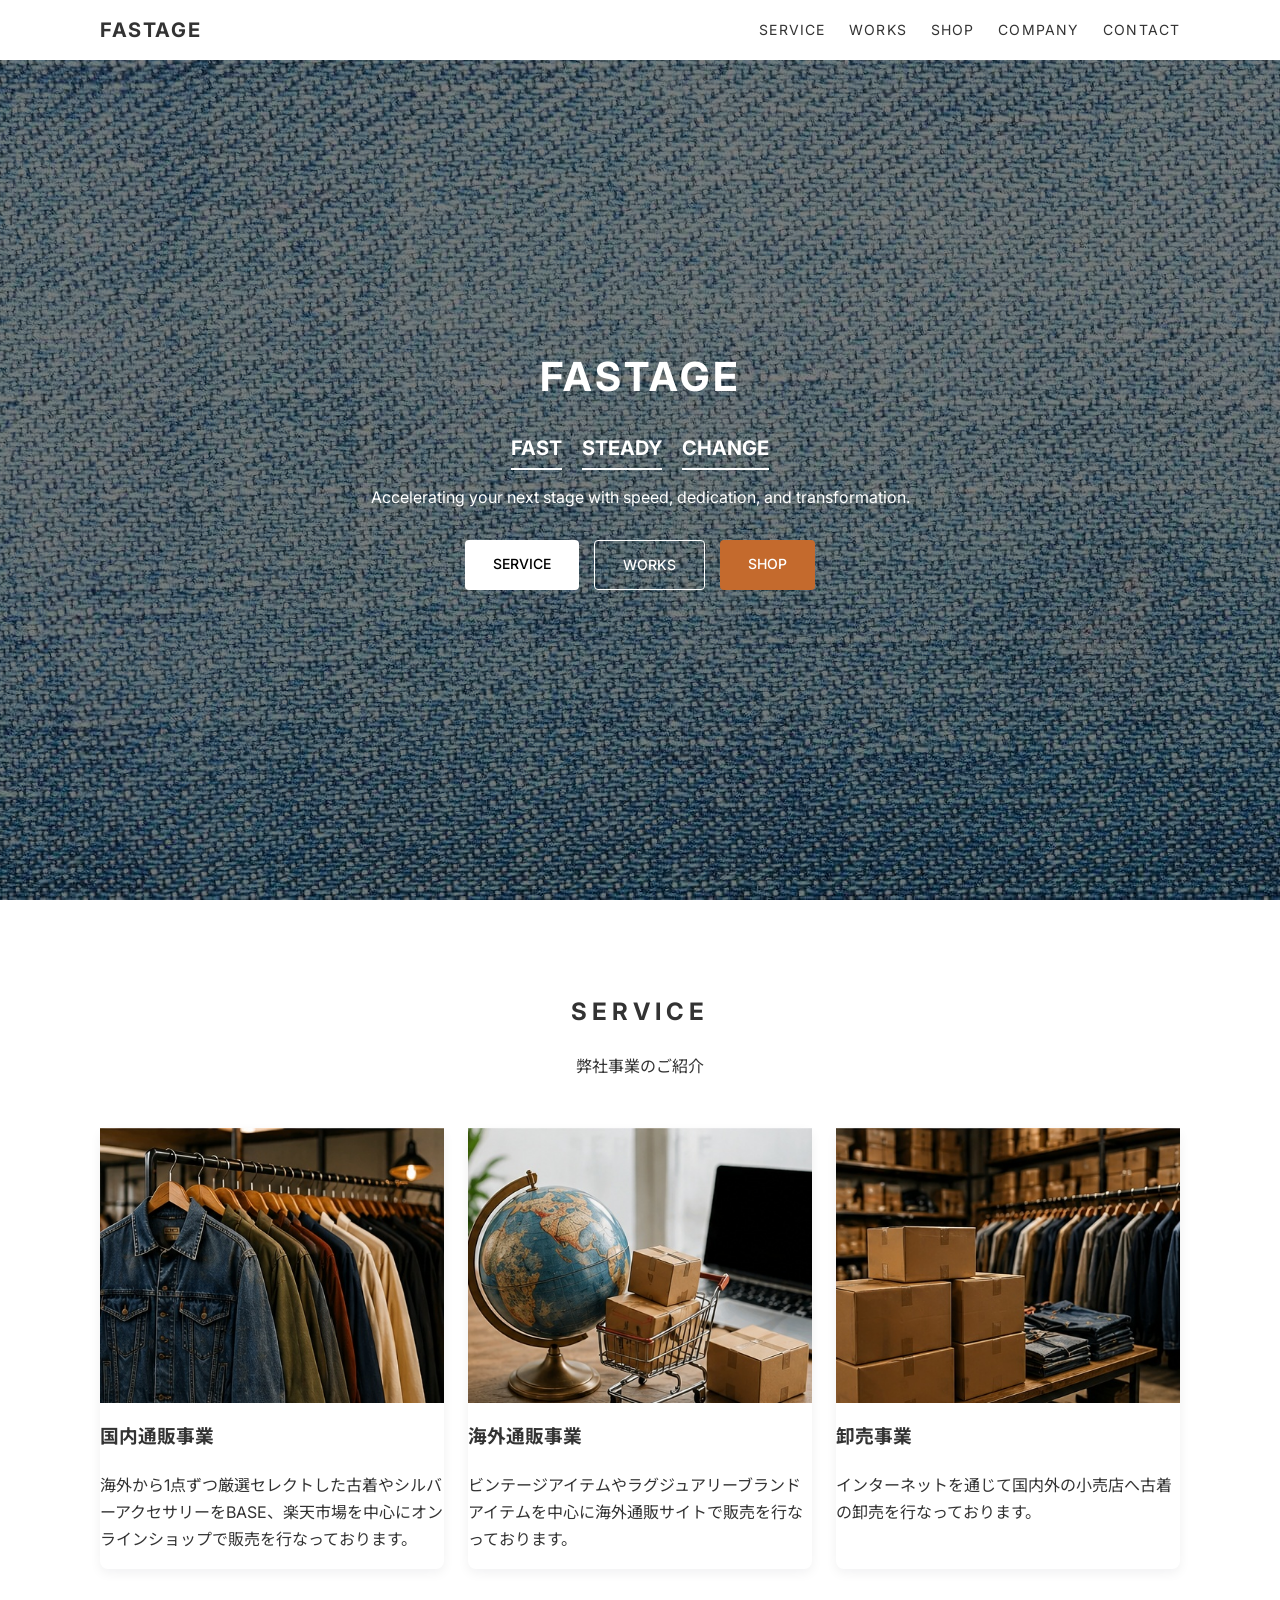
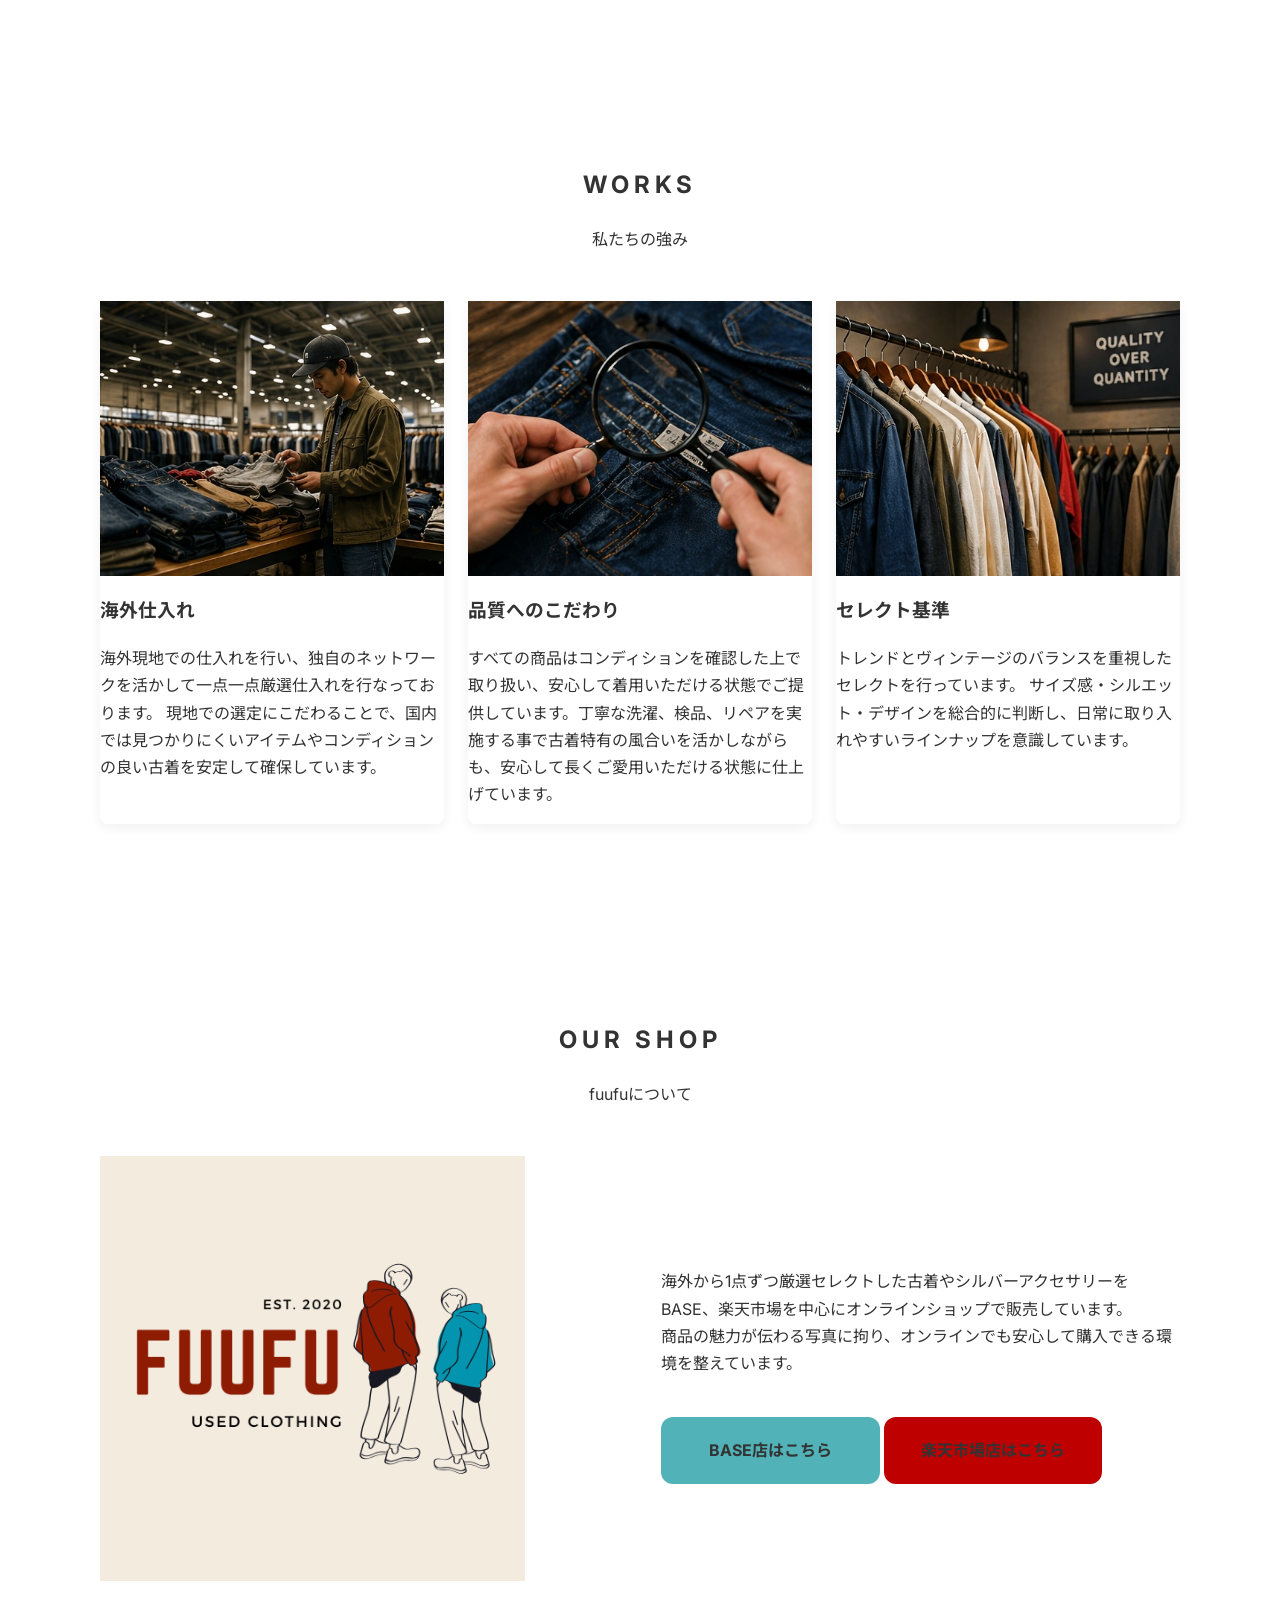
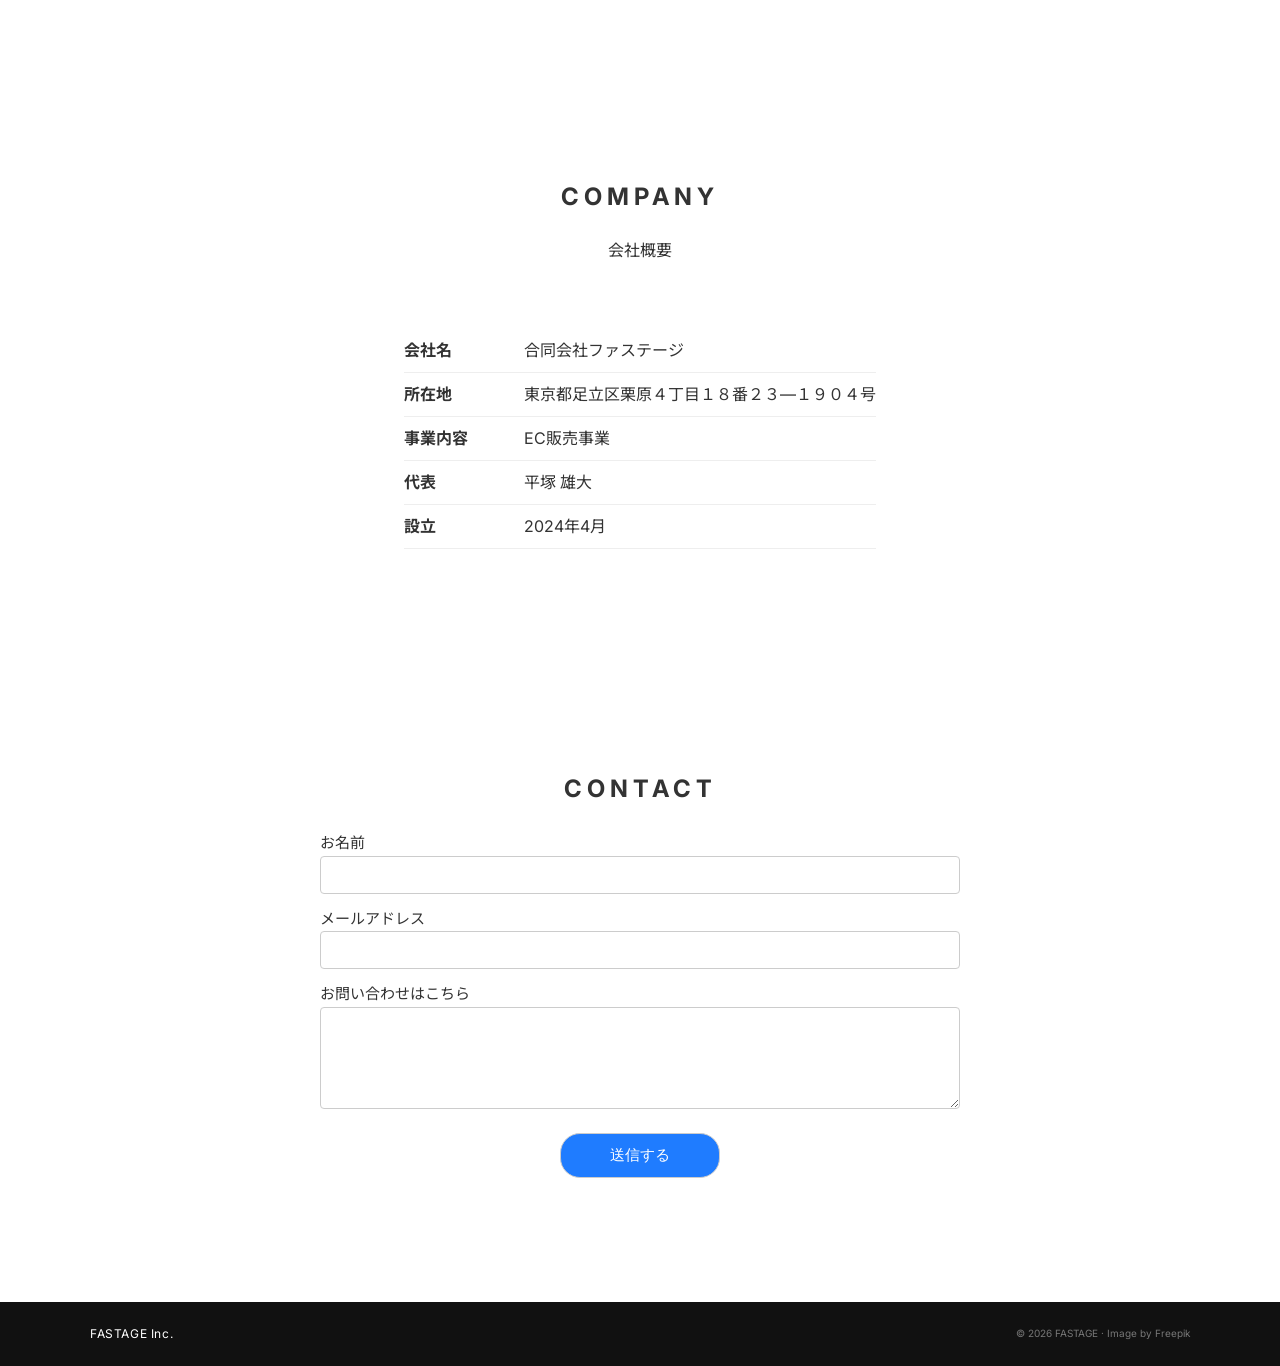
<file: index.html>
<!DOCTYPE html>
<html lang="ja">

<head>
  <meta charset="UTF-8" />
  <title>FASTAGE</title>
  <meta name="viewport" content="width=device-width, initial-scale=1" />
  <link rel="stylesheet" href="css/style.css" />
  <link href="https://fonts.googleapis.com/css2?family=Inter:wght@400;600&family=Noto+Sans+JP:wght@400;500&display=swap"
    rel="stylesheet">
  <link rel="preload" as="image" href="images/denim1.jpg">
</head>

<body>
  <header class="site-header">
    <div class="container header-inner">
      <a href="#" class="logo">FASTAGE</a>

      <!-- ハンバーガーボタン（スマホだけ表示） -->
      <button class="nav-toggle" aria-controls="global-nav" aria-expanded="false">
        <span class="nav-toggle__bar"></span>
        <span class="nav-toggle__bar"></span>
        <span class="nav-toggle__bar"></span>
        <span class="sr-only">メニュー</span>
      </button>

      <!-- ナビ（PCは横並び、スマホは開閉） -->
      <nav id="global-nav" class="global-nav" aria-hidden="true">
        <ul>
          <li><a href="#service">SERVICE</a></li>
          <li><a href="#works">WORKS</a></li>
          <li><a href="#shop">SHOP</a></li>
          <li><a href="#company">COMPANY</a></li>
          <li><a href="#contact">CONTACT</a></li>
        </ul>
      </nav>
    </div>
  </header>

  <section class="hero">
    <img src="images/denim1.jpg" class="hero-bg" loading="eager">
    <div class="hero-inner">
      <h1 class="hero-title">
        FASTAGE
      </h1>

      <div class="hero-concept">
        <span>FAST</span>
        <span>STEADY</span>
        <span>CHANGE</span>
      </div>

      <p class="hero-sub">
        Accelerating your next stage with speed, dedication, and transformation.
      </p>

      <div class="hero-buttons">
        <a href="#service" class="btn btn-primary">SERVICE</a>
        <a href="#works" class="btn btn-secondary">WORKS</a>
        <a href="https://fuufu.theshop.jp/" class="btn btn-shop" target="_blank" rel="noopener noreferrer">SHOP</a>
      </div>
    </div>
  </section>

  <section id="service" class="section">
    <div class="container">
      <h2 class="section-title">SERVICE</h2>
      <p class="section-lead">弊社事業のご紹介</p>

      <div class="service-grid fade-up">
        <article class="service-card">
          <img src="images/service1.jpg" alt="">
          <h3>国内通販事業</h3>
          <p>海外から1点ずつ厳選セレクトした古着やシルバーアクセサリーをBASE、楽天市場を中心にオンラインショップで販売を行なっております。</p>
        </article>

        <article class="service-card">
          <img src="images/service2.jpg" alt="">
          <h3>海外通販事業</h3>
          <p>ビンテージアイテムやラグジュアリーブランドアイテムを中心に海外通販サイトで販売を行なっております。</p>
        </article>

        <article class="service-card">
          <img src="images/service3.jpg" alt="">
          <h3>卸売事業</h3>
          <p>インターネットを通じて国内外の小売店へ古着の卸売を行なっております。</p>
        </article>
      </div>
  </section>


  <section id="works" class="section">
    <div class="container">
      <h2 class="section-title">WORKS</h2>
      <p class="section-lead">私たちの強み</p>

      <div class="works-grid fade-up">
        <article class="works-card">
          <img src="images/works1.jpg" alt="">

          <h3>海外仕入れ</h3>
          <p>海外現地での仕入れを行い、独自のネットワークを活かして一点一点厳選仕入れを行なっております。
            現地での選定にこだわることで、国内では見つかりにくいアイテムやコンディションの良い古着を安定して確保しています。</p>

        </article>

        <article class="works-card">
          <img src="images/works2.jpg" alt="">

          <h3>品質へのこだわり</h3>
          <p>
            すべての商品はコンディションを確認した上で取り扱い、安心して着用いただける状態でご提供しています。丁寧な洗濯、検品、リペアを実施する事で古着特有の風合いを活かしながらも、安心して長くご愛用いただける状態に仕上げています。
          </p>

        </article>

        <article class="works-card">
          <img src="images/works3.jpg" alt="">

          <h3>セレクト基準</h3>
          <p>トレンドとヴィンテージのバランスを重視したセレクトを行っています。
            サイズ感・シルエット・デザインを総合的に判断し、日常に取り入れやすいラインナップを意識しています。</p>

        </article>
      </div>
    </div>
  </section>

  <section id="shop" class="section">
    <h2 class="section-title">OUR SHOP</h2>
    <p class="section-lead">fuufuについて</p>
    <div class="container shop-inner fade-up">
      <div class="shop-image">
        <img src="images/fuufu1.png" alt="fuufu-shop">
      </div>

      <div class="shop-text">
        <p>
          海外から1点ずつ厳選セレクトした古着やシルバーアクセサリーをBASE、楽天市場を中心にオンラインショップで販売しています。<br>商品の魅力が伝わる写真に拘り、オンラインでも安心して購入できる環境を整えています。
        </p>
        <div class="shop-buttons">
          <a href="https://fuufu.theshop.jp/" class="btn-base" target="_blank" rel="noopener noreferrer">
            BASE店はこちら
          </a>

          <a href="https://www.rakuten.co.jp/fuufu/" class="btn-rakuten" target="_blank" rel="noopener noreferrer">
            楽天市場店はこちら
          </a>
        </div>
      </div>


    </div>
  </section>

  <section id="company" class="section">
    <div class="container">
      <h2 class="section-title">COMPANY</h2>
      <p class="section-lead">会社概要</p>
      <div class="company-wrapper">
        <dl class="company-table">
          <div>
            <dt>会社名</dt>
            <dd>合同会社ファステージ</dd>
          </div>
          <div>
            <dt>所在地</dt>
            <dd>東京都足立区栗原４丁目１８番２３―１９０４号</dd>
          </div>
          <div>
            <dt>事業内容</dt>
            <dd>EC販売事業</dd>
          </div>
          <div>
            <dt>代表</dt>
            <dd>平塚 雄大</dd>
          </div>
          <div>
            <dt>設立</dt>
            <dd>2024年4月</dd>
          </div>
        </dl>
      </div>
    </div>
  </section>

  <section id="contact" class="section">
    <div class="container">
      <h2 class="section-title">CONTACT</h2>

<form
  name="contact"
  method="POST"
  data-netlify="true"
  netlify
  action="/thanks/"
  class="contact-form"
>
  <input type="hidden" name="form-name" value="contact">
        
        <div class="form-row">
          <label for="name">お名前</label>
          <input id="name" type="text" name="name" required>
        </div>

        <div class="form-row">
          <label for="email">メールアドレス</label>
          <input id="email" type="email" name="email" required>
        </div>

        <div class="form-row">
          <label for="message">お問い合わせはこちら</label>
          <textarea id="message" name="message" rows="5" required></textarea>
        </div>

        <div class="form-row form-row-center">
          <button type="submit" class="btn primary">送信する</button>
        </div>
      </form>

    </div>
  </section>

  <footer class="footer">
    <div class="footer-inner">
      <p class="footer-logo">FASTAGE Inc.</p>
      <p class="footer-credit">
        © 2026 FASTAGE · Image by Freepik
      </p>
    </div>
  </footer>
</body>
<script defer src="js/main.js"></script>

</html>
</file>
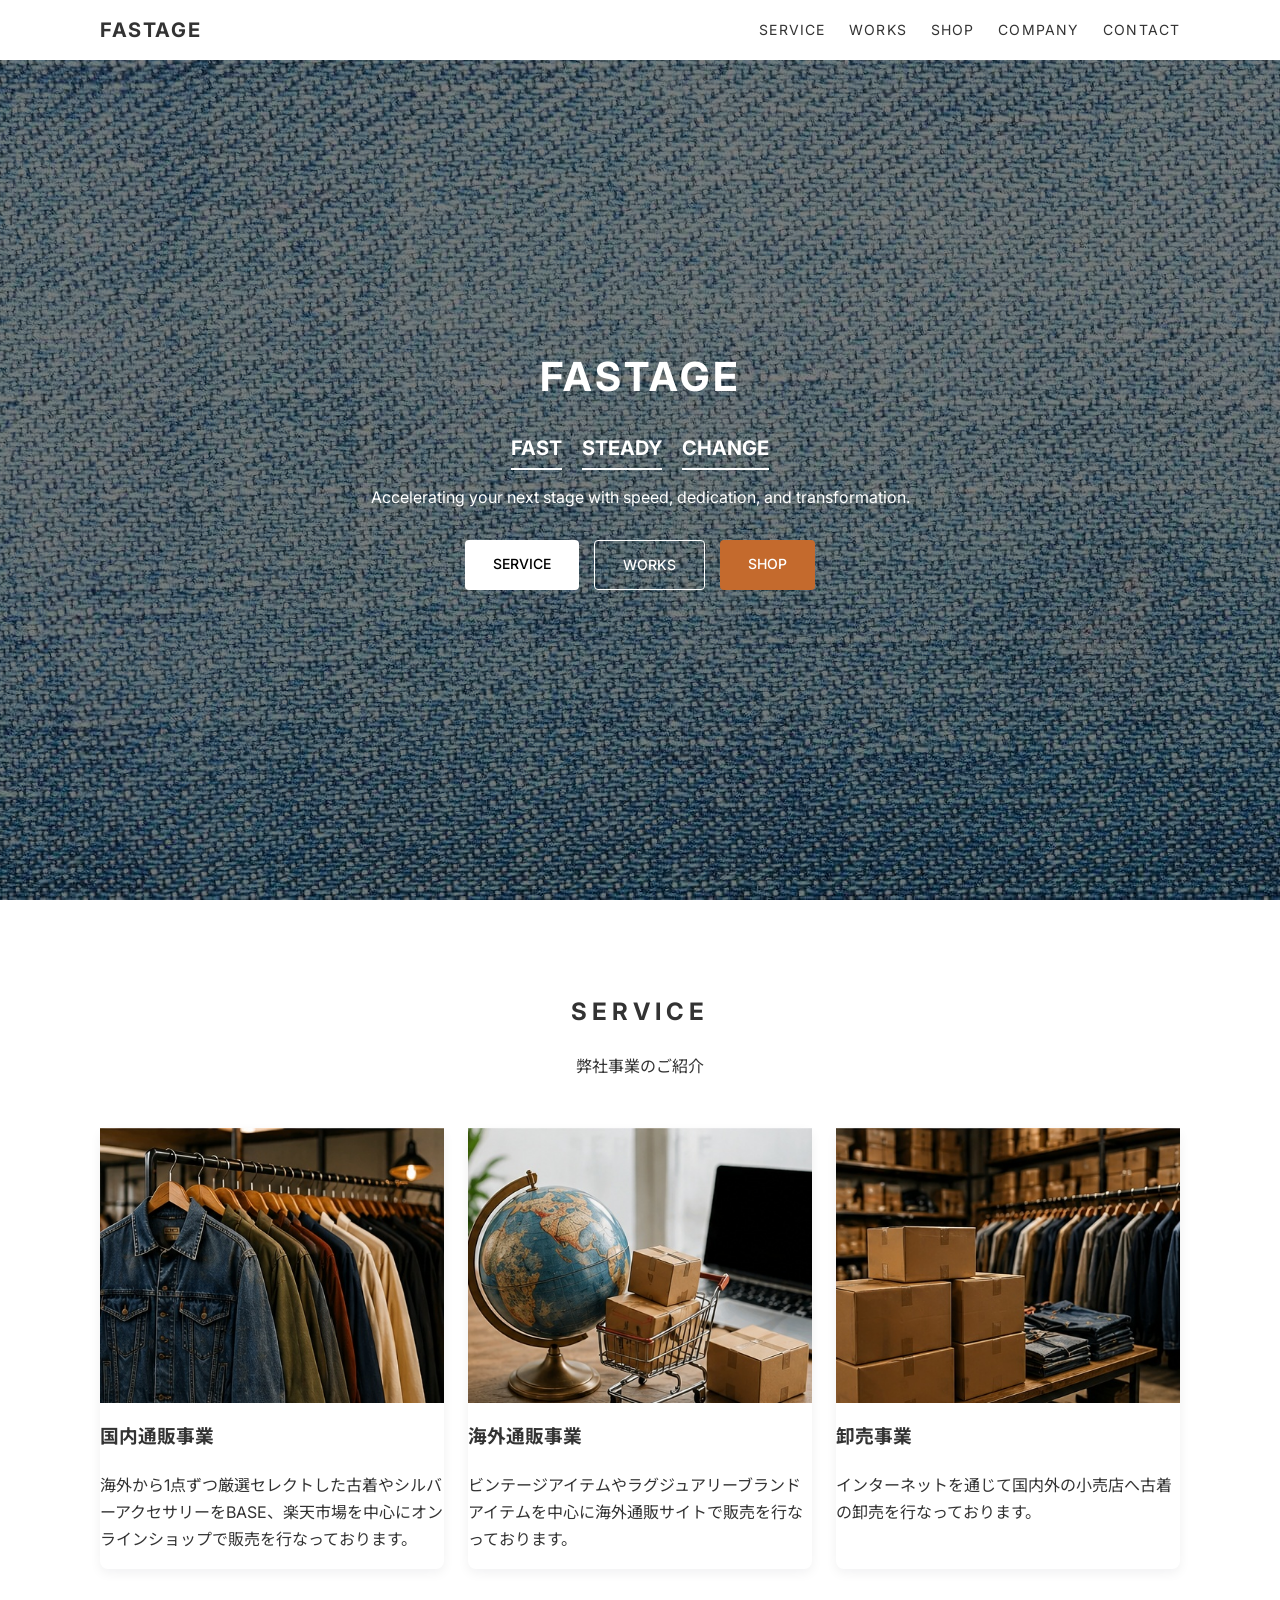
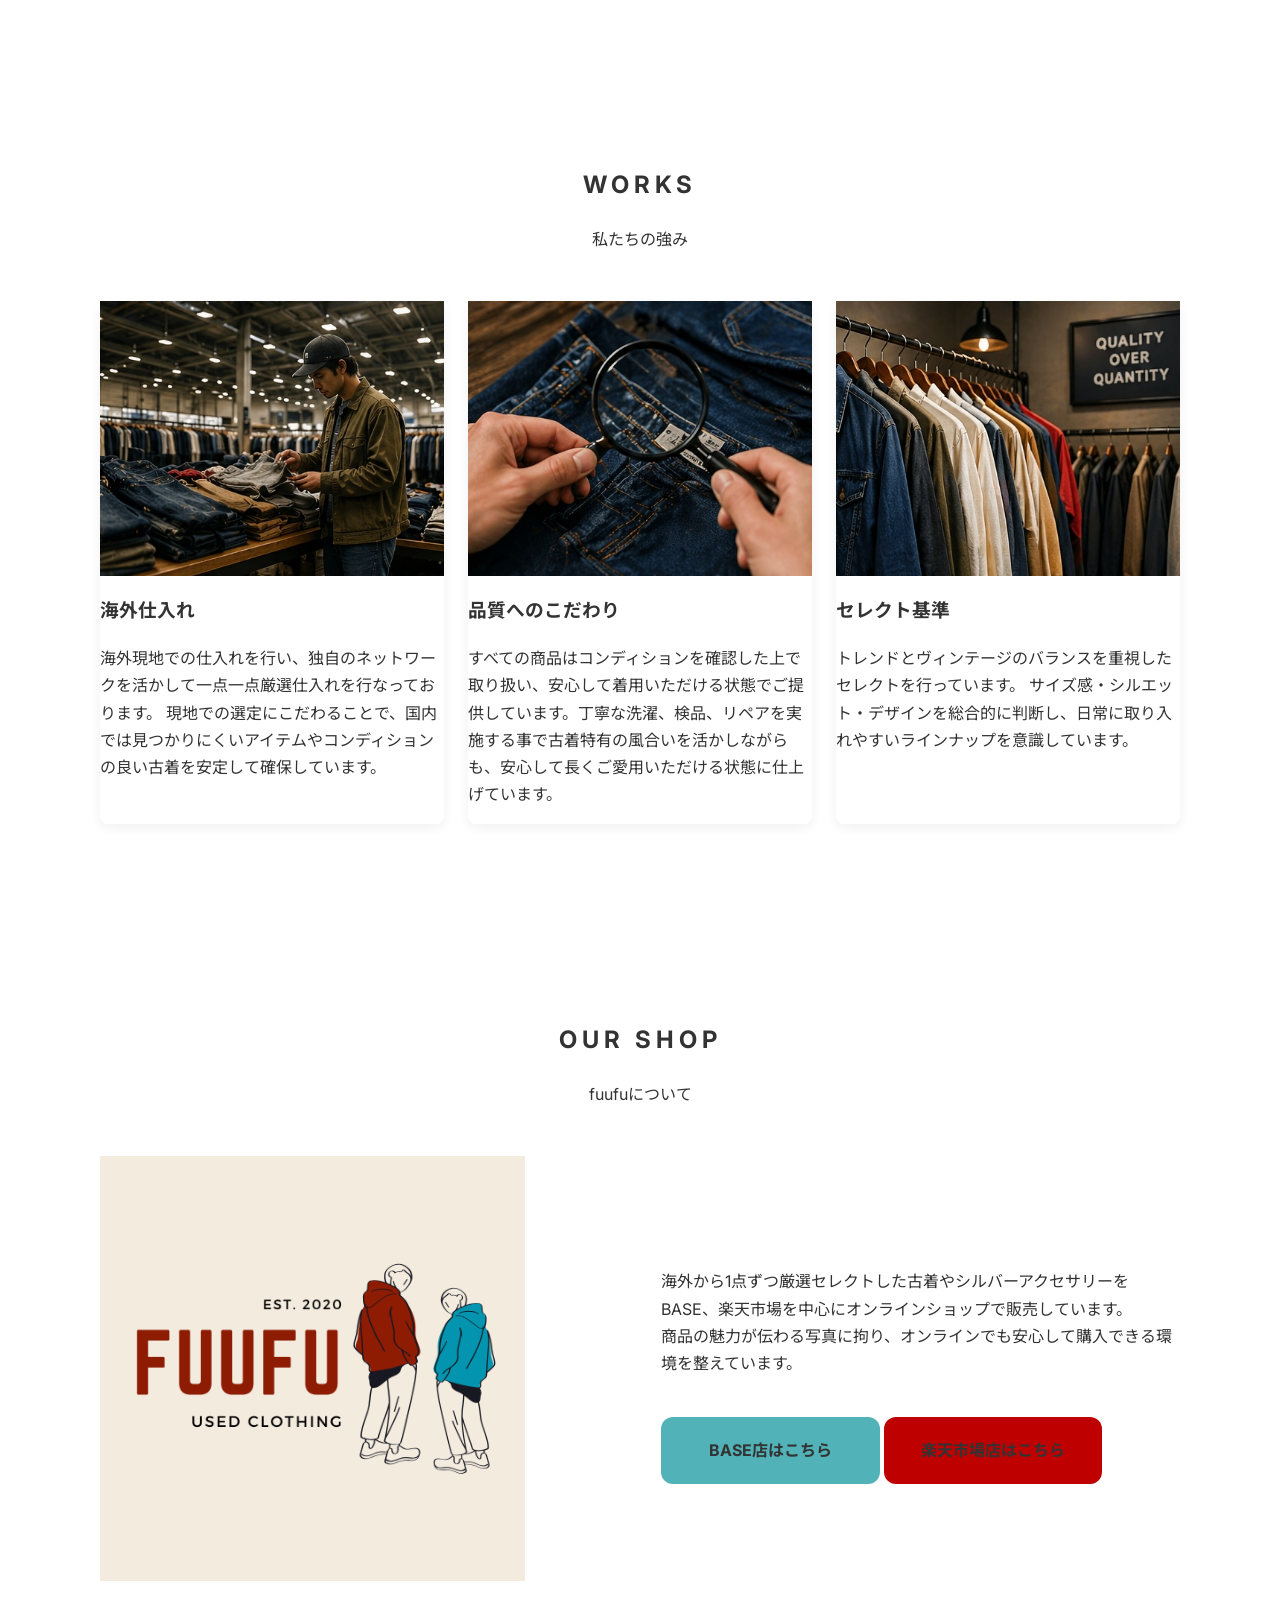
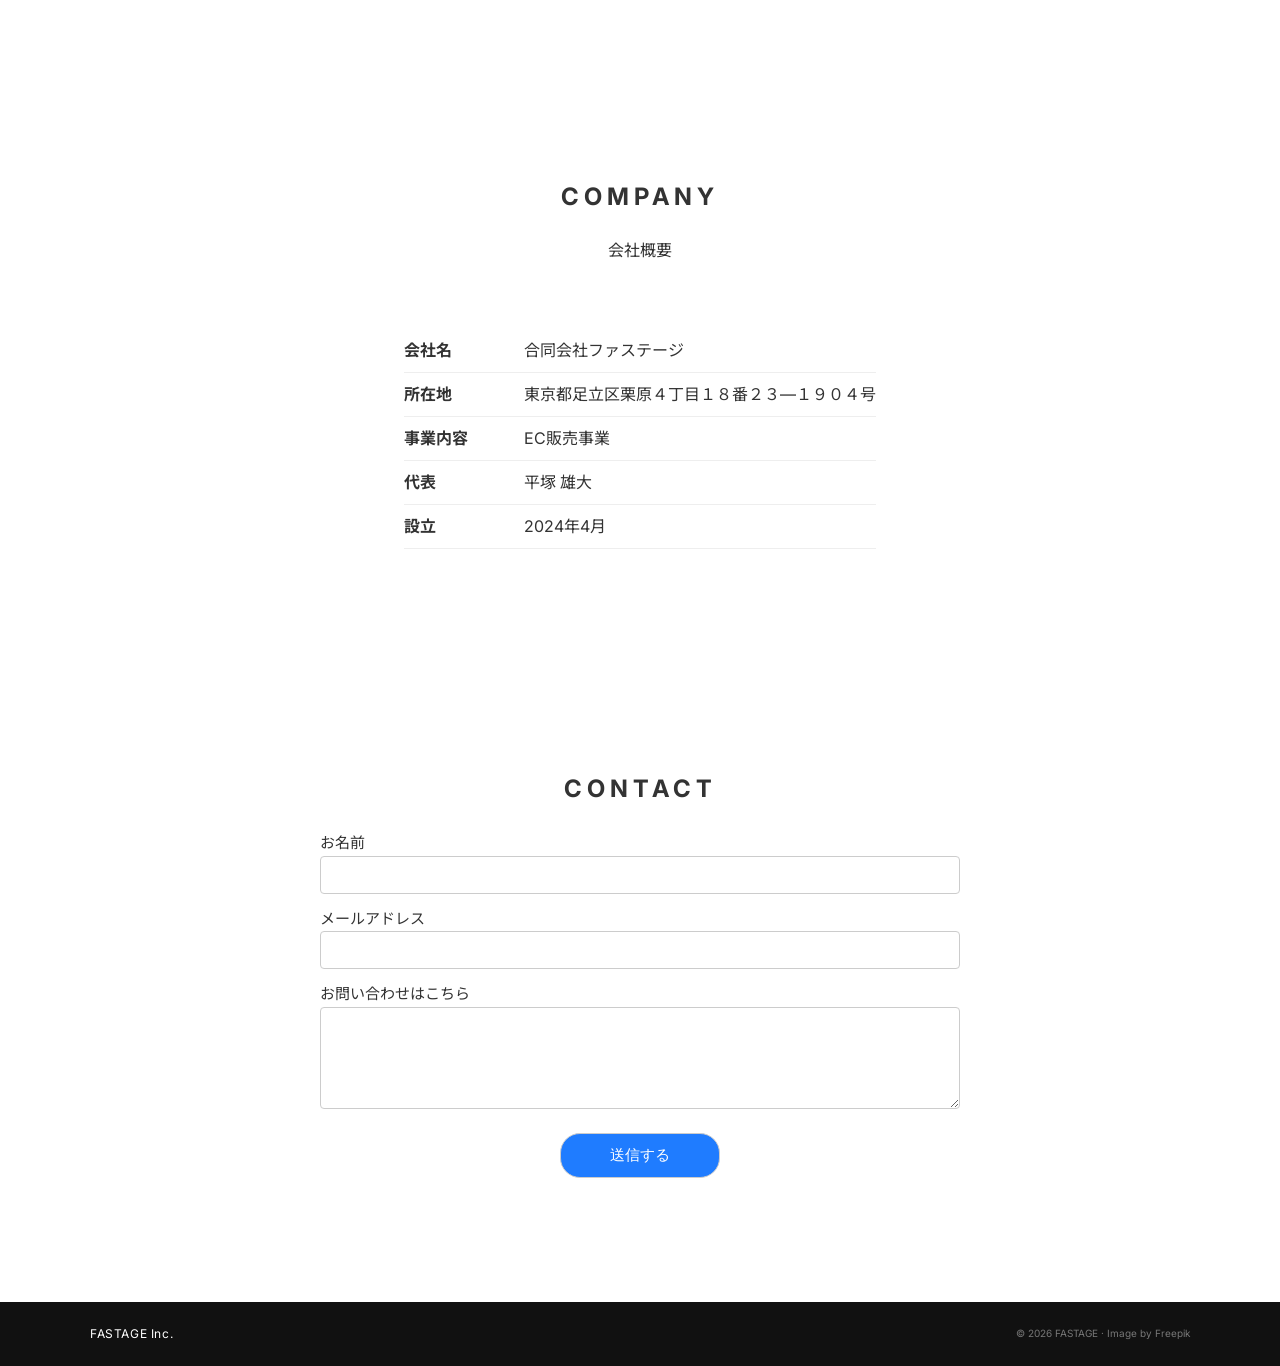
<file: corporate_site2/index.html>
<!DOCTYPE html>
<html lang="ja">

<head>
  <meta charset="UTF-8" />
  <title>FASTAGE</title>
  <meta name="viewport" content="width=device-width, initial-scale=1" />
  <link rel="stylesheet" href="css/style.css" />
  <link href="https://fonts.googleapis.com/css2?family=Inter:wght@400;600&family=Noto+Sans+JP:wght@400;500&display=swap"
    rel="stylesheet">
  <link rel="preload" as="image" href="images/denim1.jpg">
</head>

<body>
  <header class="site-header">
    <div class="container header-inner">
      <a href="#" class="logo">FASTAGE</a>

      <!-- ハンバーガーボタン（スマホだけ表示） -->
      <button class="nav-toggle" aria-controls="global-nav" aria-expanded="false">
        <span class="nav-toggle__bar"></span>
        <span class="nav-toggle__bar"></span>
        <span class="nav-toggle__bar"></span>
        <span class="sr-only">メニュー</span>
      </button>

      <!-- ナビ（PCは横並び、スマホは開閉） -->
      <nav id="global-nav" class="global-nav" aria-hidden="true">
        <ul>
          <li><a href="#service">SERVICE</a></li>
          <li><a href="#works">WORKS</a></li>
          <li><a href="#shop">SHOP</a></li>
          <li><a href="#company">COMPANY</a></li>
          <li><a href="#contact">CONTACT</a></li>
        </ul>
      </nav>
    </div>
  </header>

  <section class="hero">
    <img src="images/denim1.jpg" class="hero-bg" loading="eager">
    <div class="hero-inner">
      <h1 class="hero-title">
        FASTAGE
      </h1>

      <div class="hero-concept">
        <span>FAST</span>
        <span>STEADY</span>
        <span>CHANGE</span>
      </div>

      <p class="hero-sub">
        Accelerating your next stage with speed, dedication, and transformation.
      </p>

      <div class="hero-buttons">
        <a href="#service" class="btn btn-primary">SERVICE</a>
        <a href="#works" class="btn btn-secondary">WORKS</a>
        <a href="https://fuufu.theshop.jp/" class="btn btn-shop" target="_blank" rel="noopener noreferrer">SHOP</a>
      </div>
    </div>
  </section>

  <section id="service" class="section">
    <div class="container">
      <h2 class="section-title">SERVICE</h2>
      <p class="section-lead">弊社事業のご紹介</p>

      <div class="service-grid fade-up">
        <article class="service-card">
          <img src="images/service1.jpg" alt="">
          <h3>国内通販事業</h3>
          <p>海外から1点ずつ厳選セレクトした古着やシルバーアクセサリーをBASE、楽天市場を中心にオンラインショップで販売を行なっております。</p>
        </article>

        <article class="service-card">
          <img src="images/service2.jpg" alt="">
          <h3>海外通販事業</h3>
          <p>ビンテージアイテムやラグジュアリーブランドアイテムを中心に海外通販サイトで販売を行なっております。</p>
        </article>

        <article class="service-card">
          <img src="images/service3.jpg" alt="">
          <h3>卸売事業</h3>
          <p>インターネットを通じて国内外の小売店へ古着の卸売を行なっております。</p>
        </article>
      </div>
  </section>


  <section id="works" class="section">
    <div class="container">
      <h2 class="section-title">WORKS</h2>
      <p class="section-lead">私たちの強み</p>

      <div class="works-grid fade-up">
        <article class="works-card">
          <img src="images/works1.jpg" alt="">

          <h3>海外仕入れ</h3>
          <p>海外現地での仕入れを行い、独自のネットワークを活かして一点一点厳選仕入れを行なっております。
            現地での選定にこだわることで、国内では見つかりにくいアイテムやコンディションの良い古着を安定して確保しています。</p>

        </article>

        <article class="works-card">
          <img src="images/works2.jpg" alt="">

          <h3>品質へのこだわり</h3>
          <p>
            すべての商品はコンディションを確認した上で取り扱い、安心して着用いただける状態でご提供しています。丁寧な洗濯、検品、リペアを実施する事で古着特有の風合いを活かしながらも、安心して長くご愛用いただける状態に仕上げています。
          </p>

        </article>

        <article class="works-card">
          <img src="images/works3.jpg" alt="">

          <h3>セレクト基準</h3>
          <p>トレンドとヴィンテージのバランスを重視したセレクトを行っています。
            サイズ感・シルエット・デザインを総合的に判断し、日常に取り入れやすいラインナップを意識しています。</p>

        </article>
      </div>
    </div>
  </section>

  <section id="shop" class="section">
    <h2 class="section-title">OUR SHOP</h2>
    <p class="section-lead">fuufuについて</p>
    <div class="container shop-inner fade-up">
      <div class="shop-image">
        <img src="images/fuufu1.png" alt="fuufu-shop">
      </div>

      <div class="shop-text">
        <p>
          海外から1点ずつ厳選セレクトした古着やシルバーアクセサリーをBASE、楽天市場を中心にオンラインショップで販売しています。<br>商品の魅力が伝わる写真に拘り、オンラインでも安心して購入できる環境を整えています。
        </p>
        <div class="shop-buttons">
          <a href="https://fuufu.theshop.jp/" class="btn-base" target="_blank" rel="noopener noreferrer">
            BASE店はこちら
          </a>

          <a href="https://www.rakuten.co.jp/fuufu/" class="btn-rakuten" target="_blank" rel="noopener noreferrer">
            楽天市場店はこちら
          </a>
        </div>
      </div>


    </div>
  </section>

  <section id="company" class="section">
    <div class="container">
      <h2 class="section-title">COMPANY</h2>
      <p class="section-lead">会社概要</p>
      <div class="company-wrapper">
        <dl class="company-table">
          <div>
            <dt>会社名</dt>
            <dd>合同会社ファステージ</dd>
          </div>
          <div>
            <dt>所在地</dt>
            <dd>東京都足立区栗原４丁目１８番２３―１９０４号</dd>
          </div>
          <div>
            <dt>事業内容</dt>
            <dd>EC販売事業</dd>
          </div>
          <div>
            <dt>代表</dt>
            <dd>平塚 雄大</dd>
          </div>
          <div>
            <dt>設立</dt>
            <dd>2024年4月</dd>
          </div>
        </dl>
      </div>
    </div>
  </section>

  <section id="contact" class="section">
    <div class="container">
      <h2 class="section-title">CONTACT</h2>

      <form name="contact" method="POST" data-netlify="true" class="contact-form">
        <input type="hidden" name="form-name" value="contact">

        <div class="form-row">
          <label for="name">お名前</label>
          <input id="name" type="text" name="name" required>
        </div>

        <div class="form-row">
          <label for="email">メールアドレス</label>
          <input id="email" type="email" name="email" required>
        </div>

        <div class="form-row">
          <label for="message">お問い合わせはこちら</label>
          <textarea id="message" name="message" rows="5" required></textarea>
        </div>

        <div class="form-row form-row-center">
          <button type="submit" class="btn primary">送信する</button>
        </div>
      </form>

    </div>
  </section>

  <footer class="footer">
    <div class="footer-inner">
      <p class="footer-logo">FASTAGE Inc.</p>
      <p class="footer-credit">
        © 2026 FASTAGE · Image by Freepik
      </p>
    </div>
  </footer>
</body>
<script defer src="js/main.js"></script>

</html>
</file>
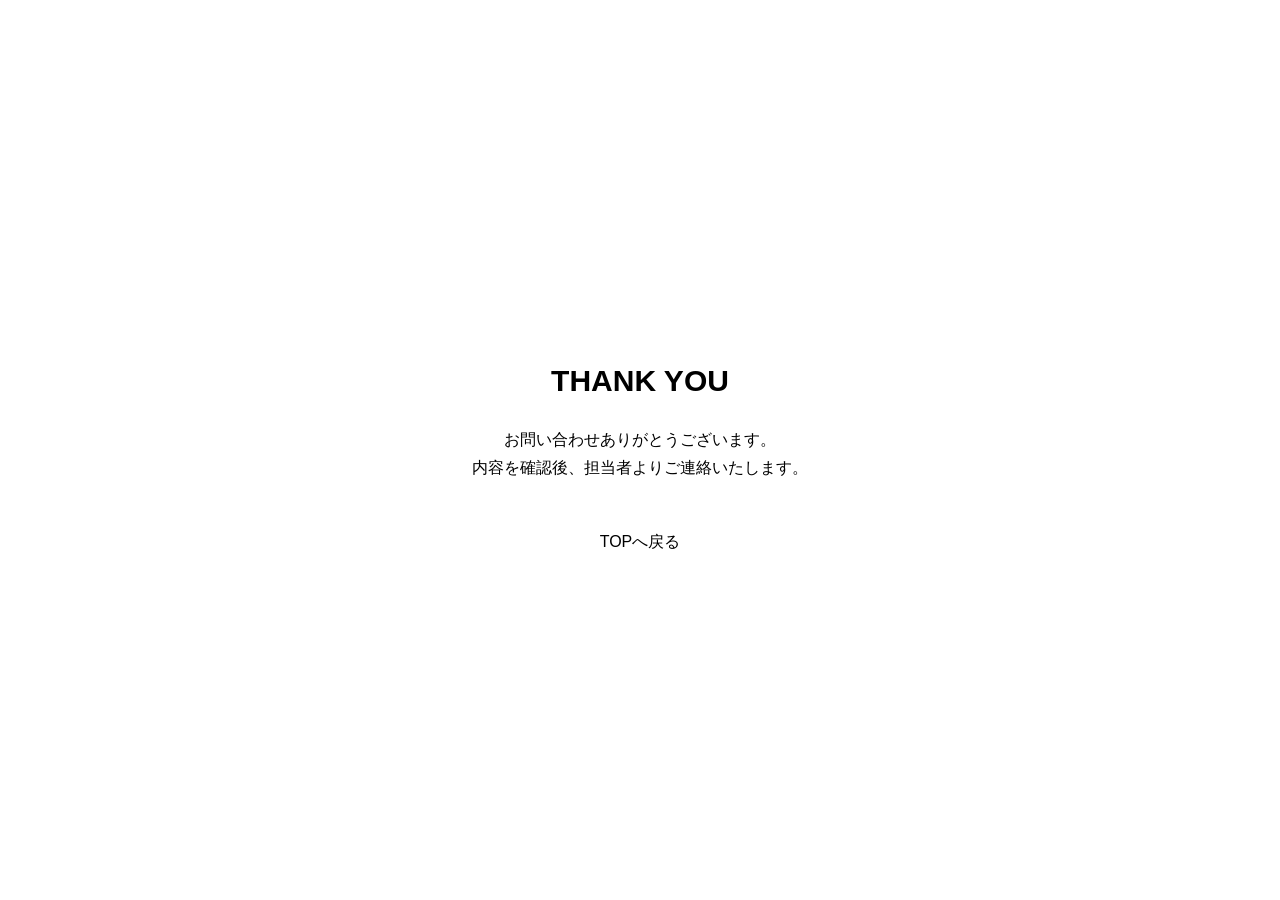
<file: thanks.html>
<!DOCTYPE html>
<html lang="ja">

<head>
  <meta charset="UTF-8" />
  <meta name="viewport" content="width=device-width, initial-scale=1.0" />
  <title>送信完了 | FASTAGE</title>

  <link rel="stylesheet" href="css/style.css"/>

  <style>
    .thanks {
      min-height: 100vh;
      display: flex;
      align-items: center;
      justify-content: center;
      text-align: center;
      padding: 40px 20px;
      background: #fff;
      color: black;
    }

    .thanks-inner {
      max-width: 600px;
    }

    .thanks h1 {
      font-size: 3rem;
      margin-bottom: 20px;
    }

    .thanks p {
      line-height: 1.8;
      margin-bottom: 30px;
    }

    .thanks a {
      display: inline-block;
      padding: 14px 28px;
      border: 1px solid #fff;
      color: black;
      text-decoration: none;
      transition: 0.3s;
    }

    .thanks a:hover {
      background: rgb(51, 189, 231);
      color: #111;
    }
  </style>
</head>

<body>

  <section class="thanks">
    <div class="thanks-inner">
      <h1>THANK YOU</h1>

      <p>
        お問い合わせありがとうございます。<br>
        内容を確認後、担当者よりご連絡いたします。
      </p>

      <a href="https://effervescent-hummingbird-8ec72c.netlify.app/">TOPへ戻る</a>
    </div>
  </section>

</body>

</html>
</file>
<file: css/style.css>
/* ==============
  Base
============== */
*,
*::before,
*::after {
  box-sizing: border-box;
}

* {
  box-sizing: border-box;
}

html {
  font-size: 62.5%;
}

body {
  margin: 0;
  font-family: "Inter", "Noto Sans JP", sans-serif;
  font-size: 1.6rem;
  line-height: 1.7;
  color: #333;
  overflow-x: hidden;
}

img {
  max-width: 100%;
  display: block;
}

a {
  text-decoration: none;
  color: inherit;
}

ul {
  list-style: none;
  margin: 0;
  padding: 0;
}

.section {
  padding: 72px 0;
  margin-bottom: 32px;
}

.container {
  width: 90%;
  max-width: 1080px;
  margin: 0 auto;
}


/* ==============
  Layout
============== */

/* header */
.site-header {
  background-color: white;
  display: flex;
  height: 60px;
  position: fixed;
  width: 100%;
  top: 0;
  z-index: 100;
  transition: 0.3s;
}

.site-header.is-scrolled {
  background: rgba(255, 255, 255, 0.95);
  box-shadow: 0 2px 8px rgba(0, 0, 0, 0.1);
}

.header-inner {
  display: flex;
  justify-content: space-between;
  align-items: center;
}


.logo {
  font-weight: bold;
  font-size: 20px;
  letter-spacing: 0.08em;
}

.logo span {
  color: blue;
}

.global-nav ul {
  display: flex;
  gap: 24px;
}

.global-nav a {
  font-size: 1.4rem;
  letter-spacing: 0.08em;
}

.global-nav a:hover {
  opacity: 0.7;
}

/* Hero */
.hero {
  display: flex;
  align-items: center;
  justify-content: center;
  text-align: center;
  color: #fff;
  position: relative;
  height: 100vh;
  overflow: hidden;
}

.hero-bg {
  position: absolute;
  top: 0;
  left: 0;
  width: 100%;
  height: 100%;
  object-fit: cover;
  z-index: 0;
}

/* 黒オーバーレイ（文字見やすくする） */
.hero::before {
  z-index: 1;
  content: "";
  position: absolute;
  inset: 0;
  background: rgba(0, 0, 0, 0.5);
}

.hero-inner {
  position: relative;
  z-index: 2;
  max-width: 800px;
  padding: 0 20px;
}

/* タイトル */
.hero-title {
  font-size: 4rem;
  letter-spacing: 4px;
  margin-bottom: 20px;

  opacity: 0;
  transform: translateY(20px);
  animation: fadeInUp 1s ease forwards;
}

/* コンセプト */
.hero-concept {
  display: flex;
  justify-content: center;
  gap: 20px;
  font-size: 2rem;
  font-weight: bold;
  margin-bottom: 20px;
}

.hero-concept span {
  position: relative;

  opacity: 0;
  transform: translateY(10px);
  animation: fadeInUp 0.6s ease forwards;
}

/* 順番に出す */
.hero-concept span:nth-child(1) {
  animation-delay: 0.4s;
}

.hero-concept span:nth-child(2) {
  animation-delay: 0.7s;
}

.hero-concept span:nth-child(3) {
  animation-delay: 1.0s;
}

/* 下線アニメっぽく見せる */
.hero-concept span::after {
  content: "";
  position: absolute;
  left: 0;
  bottom: -5px;

  width: 0;
  height: 2px;
  background: #fff;

  animation: lineGrow 0.6s ease forwards;
}

.hero-concept span:nth-child(1)::after {
  animation-delay: 0.6s;
}

.hero-concept span:nth-child(2)::after {
  animation-delay: 0.9s;
}

.hero-concept span:nth-child(3)::after {
  animation-delay: 1.2s;
}

/* サブテキスト */
.hero-sub {
  font-size: 1.6rem;
  line-height: 1.6;
  margin-bottom: 30px;

  opacity: 0;
  transform: translateY(10px);
  animation: fadeInUp 1s ease forwards;
  animation-delay: 1.3s;
}

/* ボタン */
.hero-buttons {
  display: flex;
  justify-content: center;
  gap: 15px;
  flex-wrap: wrap;

  opacity: 0;
  transform: translateY(10px);
  animation: fadeInUp 1s ease forwards;
  animation-delay: 1.6s;
}

@keyframes fadeInUp {
  to {
    opacity: 1;
    transform: translateY(0);
  }
}

@keyframes lineGrow {
  to {
    width: 100%;
  }
}

/* 共通 */
.btn {
  padding: 12px 28px;
  font-size: 1.4rem;
  text-decoration: none;
  border-radius: 4px;
  transition: 0.3s;
  font-weight: 500;
}

.fade-up {
  opacity: 0;
  transform: translateY(40px);
  transition: 1s ease;
}

.fade-up.is-show {
  opacity: 1;
  transform: translateY(0);
}

/* SERVICE */
.btn-primary {
  background: #fff;
  color: #000;
}

/* WORKS */
.btn-secondary {
  border: 1px solid #fff;
  color: #fff;
}

/* ★ SHOP（メイン導線） */
.btn-shop {
  background: #c46a2d;
  /* テラコッタ */
  color: #fff;
  border: none;
}

/* hover */
.btn:hover {
  opacity: 0.7;
  transform: translateY(-2px);
}

/* SHOPだけ少し強め */
.btn-shop:hover {
  background: #a95520;
  opacity: 1;
}


@media (max-width: 768px) {
  .hero-buttons {
    flex-direction: column;
    align-items: center;
  }

  .btn {
    width: 220px;
    text-align: center;
    transition: 0.3s ease;
  }
}

.primary {
  background-color: #1f7cff;
  padding: 12px 20px;
  border-radius: 20px;
  color: white;
  font-size: 1.5rem;
}

/* service */
.section {
  background-color: #ffffff;
}


.section-title {
  text-align: center;
  letter-spacing: 0.5rem;
}

.section-lead {
  text-align: center;
  margin-bottom: 48px;
}

.service-grid {
  display: flex;
  flex-wrap: wrap;
  gap: 24px;
}

.service-card {
  flex: 1;
  box-shadow: 0 4px 12px rgba(15, 23, 42, 0.06);
  border-radius: 8px
}

/* WORKS */
.works-grid {
  display: flex;
  flex-wrap: wrap;
  gap: 24px;
}

.works-card {
  flex: 1;
  box-shadow: 0 4px 12px rgba(15, 23, 42, 0.06);
  border-radius: 8px
}

/* OUR SHOP */
.shop-inner {
  display: flex;
  justify-content: space-between;
  align-items: center;
  gap: 30px;

}

.shop-image img {
  max-width: 80%;
  display: block;
}

.btn-base {
  display: inline-block;
  background-color: #51b2b8;
  padding: 20px 48px;
  border-radius: 12px;
  font-weight: bold;
  margin-top: 24px;
  max-width: 100%;
  transition: 0.3s ease;
}

.btn-rakuten {
  display: inline-block;
  background-color: #bf0000;
  padding: 20px 37px;
  border-radius: 12px;
  font-weight: bold;
  margin-top: 24px;

  transition: 0.3s ease;
}

.btn-rakuten:hover {
  transform: translateY(-2px);
}

.btn-base:hover {
  transform: translateY(-2px);
}




.shop-buttons {
  .shop-buttons {
    display: flex;
    flex-wrap: wrap;
    justify-content: center;
    gap: 12px;
  }
}

.shop-buttons a {
  white-space: nowrap;
}

.shop-buttons a:hover {
  opacity: 0.7;
}

/* COMPANY */
.company-wrapper {
  display: flex;
  flex-wrap: wrap;
  justify-content: center;
}

.company-table div {
  display: flex;
  border-bottom: 1px solid #eee;
  padding: 8px 0;
}

.company-table dt {
  font-weight: bold;
  width: 120px;
}

.company-table dd {
  margin: 0;
  flex: 1;
}

/* contact */
#contact {
  margin: 40px 0;
}

.contact-form {
  max-width: 640px;
  margin: 0 auto;
}

.form-row {
  font-size: 15px;
  display: flex;
  flex-direction: column;
  margin-bottom: 12px;
}

.form-row input,
.form-row textarea {
  width: 100%;
  padding: 10px 12px;
  border-radius: 4px;
  border: 1px solid #ccc;
  font-size: 1.4rem;
}

.form-row-center {
  margin-top: 24px;
}

.primary {
  width: 160px;
  margin: 0 auto;
  border: 1px solid #ccc;
}

/* footer */
.footer {
  padding: 10px 10px;
  background: #111;
  color: #aaa;
}

.footer-inner {
  max-width: 1100px;
  margin: 0 auto;
  display: flex;
  justify-content: space-between;
  align-items: center;
}

.footer-logo {
  font-size: 1.2rem;
  color: #fff;
  letter-spacing: 0.05em;
}

.footer-credit {
  font-size: 1rem;
  color: #777;
}

.sr-only {
  position: absolute;
  width: 1px;
  height: 1px;
  padding: 0;
  margin: -1px;
  overflow: hidden;
  clip: rect(0, 0, 0, 0);
  white-space: nowrap;
  border: 0;
}

/* ハンバーガーボタン（PCでは非表示） */
.nav-toggle {
  display: none;
  background: transparent;
  border: 0;
  padding: 8px;
  cursor: pointer;
}

.nav-toggle__bar {
  display: block;
  width: 24px;
  height: 2px;
  margin: 5px 0;
  background: #333;
}

/* ==============
  Responsive
============== */

@media (max-width: 768px) {
  .hero-buttons {
    flex-direction: column;
    align-items: center;
  }

  .btn {
    width: 220px;
    text-align: center;
  }

  .section-lead {
    font-size: 1.3rem;
  }

  .service-grid {
    flex-direction: column;
  }

  .works-grid {
    flex-direction: column;
  }

  .shop-inner {
    flex-direction: column;
  }

  .shop-buttons {
    flex-direction: column;
    align-items: center;
  }

  .btn-base,
  .btn-rakuten {
    width: 90%;
    text-align: center;
  }

  .shop-image img {
    max-width: 100%;
    display: block;
  }

  .company-wrapper {
    flex-direction: column;
  }

  .global-nav ul {
    gap: 16px;
  }

  .hero h1 {
    font-size: 2.4rem;
  }

  .nav-toggle {
    display: inline-block;
  }

  /* スマホ時はナビを「メニュー」として表示する */
  .global-nav {
    position: absolute;
    top: 60px;
    /* headerの高さに合わせる（あなたは60px） */
    left: 0;
    width: 100%;
    background: #fff;
    border-bottom: 1px solid #e5e5e9;
    display: none;
    /* まず閉じる */
    padding: 12px 0;
  }

  /* スマホ時は縦並び */
  .global-nav ul {
    display: flex;
    flex-direction: column;
    gap: 0;
  }

  .global-nav a {
    display: block;
    padding: 12px 16px;
  }

  /* JSで付けるクラス：開いた状態 */
  .global-nav.is-open {
    display: block;
  }

  .footer-inner {
    flex-direction: column;
  }

}
</file>
<file: corporate_site2/css/style.css>
/* ==============
  Base
============== */
*,
*::before,
*::after {
  box-sizing: border-box;
}

* {
  box-sizing: border-box;
}

html {
  font-size: 62.5%;
}

body {
  margin: 0;
  font-family: "Inter", "Noto Sans JP", sans-serif;
  font-size: 1.6rem;
  line-height: 1.7;
  color: #333;
  overflow-x: hidden;
}

img {
  max-width: 100%;
  display: block;
}

a {
  text-decoration: none;
  color: inherit;
}

ul {
  list-style: none;
  margin: 0;
  padding: 0;
}

.section {
  padding: 72px 0;
  margin-bottom: 32px;
}

.container {
  width: 90%;
  max-width: 1080px;
  margin: 0 auto;
}


/* ==============
  Layout
============== */

/* header */
.site-header {
  background-color: white;
  display: flex;
  height: 60px;
  position: fixed;
  width: 100%;
  top: 0;
  z-index: 100;
  transition: 0.3s;
}

.site-header.is-scrolled {
  background: rgba(255, 255, 255, 0.95);
  box-shadow: 0 2px 8px rgba(0, 0, 0, 0.1);
}

.header-inner {
  display: flex;
  justify-content: space-between;
  align-items: center;
}


.logo {
  font-weight: bold;
  font-size: 20px;
  letter-spacing: 0.08em;
}

.logo span {
  color: blue;
}

.global-nav ul {
  display: flex;
  gap: 24px;
}

.global-nav a {
  font-size: 1.4rem;
  letter-spacing: 0.08em;
}

.global-nav a:hover {
  opacity: 0.7;
}

/* Hero */
.hero {
  display: flex;
  align-items: center;
  justify-content: center;
  text-align: center;
  color: #fff;
  position: relative;
  height: 100vh;
  overflow: hidden;
}

.hero-bg {
  position: absolute;
  top: 0;
  left: 0;
  width: 100%;
  height: 100%;
  object-fit: cover;
  z-index: 0;
}

/* 黒オーバーレイ（文字見やすくする） */
.hero::before {
  z-index: 1;
  content: "";
  position: absolute;
  inset: 0;
  background: rgba(0, 0, 0, 0.5);
}

.hero-inner {
  position: relative;
  z-index: 2;
  max-width: 800px;
  padding: 0 20px;
}

/* タイトル */
.hero-title {
  font-size: 4rem;
  letter-spacing: 4px;
  margin-bottom: 20px;

  opacity: 0;
  transform: translateY(20px);
  animation: fadeInUp 1s ease forwards;
}

/* コンセプト */
.hero-concept {
  display: flex;
  justify-content: center;
  gap: 20px;
  font-size: 2rem;
  font-weight: bold;
  margin-bottom: 20px;
}

.hero-concept span {
  position: relative;

  opacity: 0;
  transform: translateY(10px);
  animation: fadeInUp 0.6s ease forwards;
}

/* 順番に出す */
.hero-concept span:nth-child(1) {
  animation-delay: 0.4s;
}

.hero-concept span:nth-child(2) {
  animation-delay: 0.7s;
}

.hero-concept span:nth-child(3) {
  animation-delay: 1.0s;
}

/* 下線アニメっぽく見せる */
.hero-concept span::after {
  content: "";
  position: absolute;
  left: 0;
  bottom: -5px;

  width: 0;
  height: 2px;
  background: #fff;

  animation: lineGrow 0.6s ease forwards;
}

.hero-concept span:nth-child(1)::after {
  animation-delay: 0.6s;
}

.hero-concept span:nth-child(2)::after {
  animation-delay: 0.9s;
}

.hero-concept span:nth-child(3)::after {
  animation-delay: 1.2s;
}

/* サブテキスト */
.hero-sub {
  font-size: 1.6rem;
  line-height: 1.6;
  margin-bottom: 30px;

  opacity: 0;
  transform: translateY(10px);
  animation: fadeInUp 1s ease forwards;
  animation-delay: 1.3s;
}

/* ボタン */
.hero-buttons {
  display: flex;
  justify-content: center;
  gap: 15px;
  flex-wrap: wrap;

  opacity: 0;
  transform: translateY(10px);
  animation: fadeInUp 1s ease forwards;
  animation-delay: 1.6s;
}

@keyframes fadeInUp {
  to {
    opacity: 1;
    transform: translateY(0);
  }
}

@keyframes lineGrow {
  to {
    width: 100%;
  }
}

/* 共通 */
.btn {
  padding: 12px 28px;
  font-size: 1.4rem;
  text-decoration: none;
  border-radius: 4px;
  transition: 0.3s;
  font-weight: 500;
}

.fade-up {
  opacity: 0;
  transform: translateY(40px);
  transition: 1s ease;
}

.fade-up.is-show {
  opacity: 1;
  transform: translateY(0);
}

/* SERVICE */
.btn-primary {
  background: #fff;
  color: #000;
}

/* WORKS */
.btn-secondary {
  border: 1px solid #fff;
  color: #fff;
}

/* ★ SHOP（メイン導線） */
.btn-shop {
  background: #c46a2d;
  /* テラコッタ */
  color: #fff;
  border: none;
}

/* hover */
.btn:hover {
  opacity: 0.7;
  transform: translateY(-2px);
}

/* SHOPだけ少し強め */
.btn-shop:hover {
  background: #a95520;
  opacity: 1;
}


@media (max-width: 768px) {
  .hero-buttons {
    flex-direction: column;
    align-items: center;
  }

  .btn {
    width: 220px;
    text-align: center;
    transition: 0.3s ease;
  }
}

.primary {
  background-color: #1f7cff;
  padding: 12px 20px;
  border-radius: 20px;
  color: white;
  font-size: 1.5rem;
}

/* service */
.section {
  background-color: #ffffff;
}


.section-title {
  text-align: center;
  letter-spacing: 0.5rem;
}

.section-lead {
  text-align: center;
  margin-bottom: 48px;
}

.service-grid {
  display: flex;
  flex-wrap: wrap;
  gap: 24px;
}

.service-card {
  flex: 1;
  box-shadow: 0 4px 12px rgba(15, 23, 42, 0.06);
  border-radius: 8px
}

/* WORKS */
.works-grid {
  display: flex;
  flex-wrap: wrap;
  gap: 24px;
}

.works-card {
  flex: 1;
  box-shadow: 0 4px 12px rgba(15, 23, 42, 0.06);
  border-radius: 8px
}

/* OUR SHOP */
.shop-inner {
  display: flex;
  justify-content: space-between;
  align-items: center;
  gap: 30px;

}

.shop-image img {
  max-width: 80%;
  display: block;
}

.btn-base {
  display: inline-block;
  background-color: #51b2b8;
  padding: 20px 48px;
  border-radius: 12px;
  font-weight: bold;
  margin-top: 24px;
  max-width: 100%;
  transition: 0.3s ease;
}

.btn-rakuten {
  display: inline-block;
  background-color: #bf0000;
  padding: 20px 37px;
  border-radius: 12px;
  font-weight: bold;
  margin-top: 24px;

  transition: 0.3s ease;
}

.btn-rakuten:hover {
  transform: translateY(-2px);
}

.btn-base:hover {
  transform: translateY(-2px);
}




.shop-buttons {
  .shop-buttons {
    display: flex;
    flex-wrap: wrap;
    justify-content: center;
    gap: 12px;
  }
}

.shop-buttons a {
  white-space: nowrap;
}

.shop-buttons a:hover {
  opacity: 0.7;
}

/* COMPANY */
.company-wrapper {
  display: flex;
  flex-wrap: wrap;
  justify-content: center;
}

.company-table div {
  display: flex;
  border-bottom: 1px solid #eee;
  padding: 8px 0;
}

.company-table dt {
  font-weight: bold;
  width: 120px;
}

.company-table dd {
  margin: 0;
  flex: 1;
}

/* contact */
#contact {
  margin: 40px 0;
}

.contact-form {
  max-width: 640px;
  margin: 0 auto;
}

.form-row {
  font-size: 15px;
  display: flex;
  flex-direction: column;
  margin-bottom: 12px;
}

.form-row input,
.form-row textarea {
  width: 100%;
  padding: 10px 12px;
  border-radius: 4px;
  border: 1px solid #ccc;
  font-size: 1.4rem;
}

.form-row-center {
  margin-top: 24px;
}

.primary {
  width: 160px;
  margin: 0 auto;
  border: 1px solid #ccc;
}

/* footer */
.footer {
  padding: 10px 10px;
  background: #111;
  color: #aaa;
}

.footer-inner {
  max-width: 1100px;
  margin: 0 auto;
  display: flex;
  justify-content: space-between;
  align-items: center;
}

.footer-logo {
  font-size: 1.2rem;
  color: #fff;
  letter-spacing: 0.05em;
}

.footer-credit {
  font-size: 1rem;
  color: #777;
}

.sr-only {
  position: absolute;
  width: 1px;
  height: 1px;
  padding: 0;
  margin: -1px;
  overflow: hidden;
  clip: rect(0, 0, 0, 0);
  white-space: nowrap;
  border: 0;
}

/* ハンバーガーボタン（PCでは非表示） */
.nav-toggle {
  display: none;
  background: transparent;
  border: 0;
  padding: 8px;
  cursor: pointer;
}

.nav-toggle__bar {
  display: block;
  width: 24px;
  height: 2px;
  margin: 5px 0;
  background: #333;
}

/* ==============
  Responsive
============== */

@media (max-width: 768px) {
  .hero-buttons {
    flex-direction: column;
    align-items: center;
  }

  .btn {
    width: 220px;
    text-align: center;
  }

  .section-lead {
    font-size: 1.3rem;
  }

  .service-grid {
    flex-direction: column;
  }

  .works-grid {
    flex-direction: column;
  }

  .shop-inner {
    flex-direction: column;
  }

  .shop-buttons {
    flex-direction: column;
    align-items: center;
  }

  .btn-base,
  .btn-rakuten {
    width: 90%;
    text-align: center;
  }

  .shop-image img {
    max-width: 100%;
    display: block;
  }

  .company-wrapper {
    flex-direction: column;
  }

  .global-nav ul {
    gap: 16px;
  }

  .hero h1 {
    font-size: 2.4rem;
  }

  .nav-toggle {
    display: inline-block;
  }

  /* スマホ時はナビを「メニュー」として表示する */
  .global-nav {
    position: absolute;
    top: 60px;
    /* headerの高さに合わせる（あなたは60px） */
    left: 0;
    width: 100%;
    background: #fff;
    border-bottom: 1px solid #e5e5e9;
    display: none;
    /* まず閉じる */
    padding: 12px 0;
  }

  /* スマホ時は縦並び */
  .global-nav ul {
    display: flex;
    flex-direction: column;
    gap: 0;
  }

  .global-nav a {
    display: block;
    padding: 12px 16px;
  }

  /* JSで付けるクラス：開いた状態 */
  .global-nav.is-open {
    display: block;
  }

  .footer-inner {
    flex-direction: column;
  }

}
</file>
